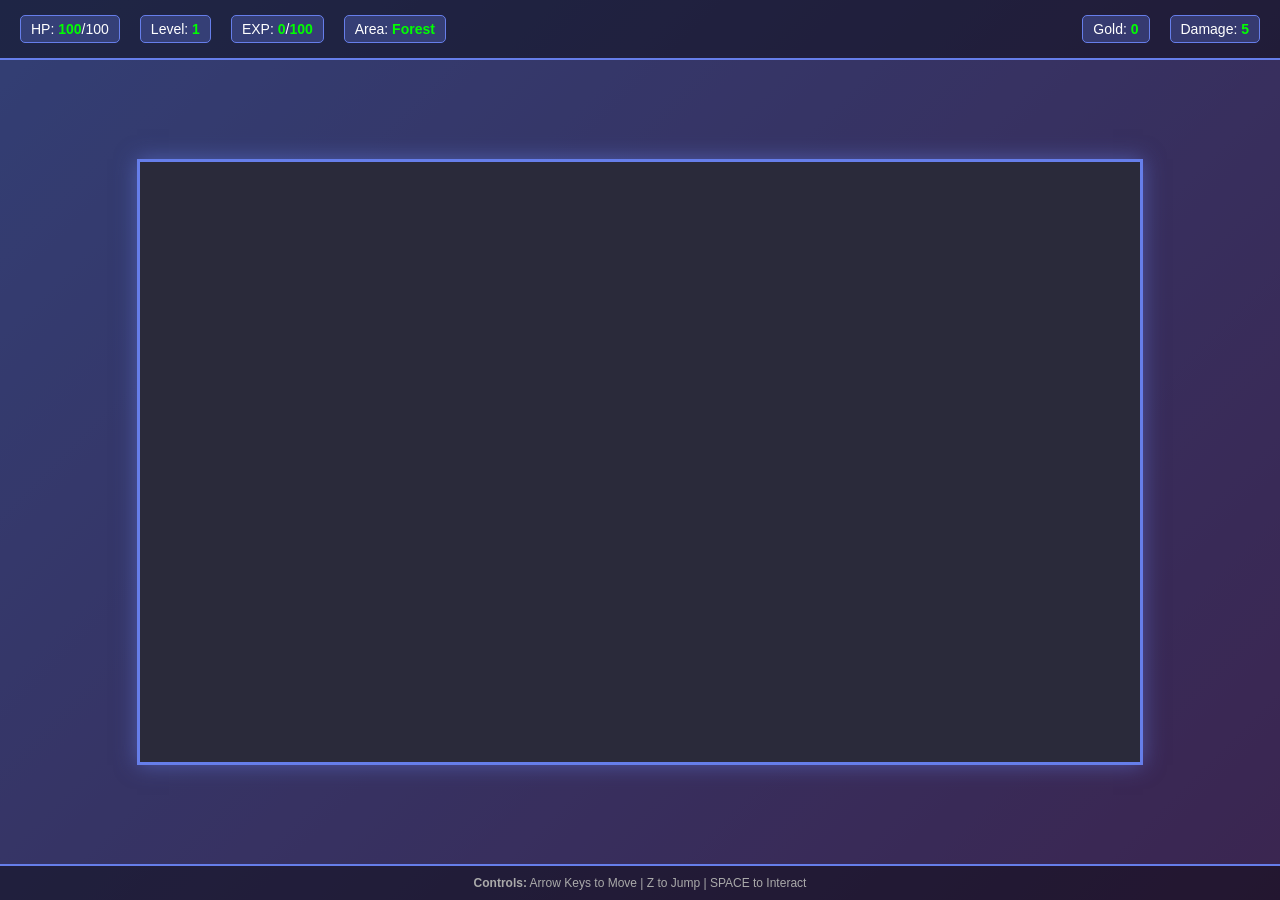
<file: index.html>
<!DOCTYPE html>
<html lang="en">
<head>
    <meta charset="UTF-8">
    <meta name="viewport" content="width=device-width, initial-scale=1.0">
    <title>Simple RPG Game</title>
    <link rel="stylesheet" href="style.css">
</head>
<body>
    <div id="game-container">
        <div id="hud">
            <div id="player-stats">
                <div class="stat">HP: <span id="hp">100</span>/100</div>
                <div class="stat">Level: <span id="level">1</span></div>
                <div class="stat">EXP: <span id="exp">0</span>/<span id="exp-next">100</span></div>
                <div class="stat">Area: <span id="area">Forest</span></div>
            </div>
            <div id="inventory">
                <div class="stat">Gold: <span id="gold">0</span></div>
                <div class="stat">Damage: <span id="damage">5</span></div>
            </div>
        </div>

        <div id="game-world">
            <canvas id="gameCanvas"></canvas>
        </div>

        <div id="dialog-box" class="hidden">
            <div id="dialog-content"></div>
            <div id="dialog-buttons"></div>
        </div>

        <div id="controls">
            <p><strong>Controls:</strong> Arrow Keys to Move | Z to Jump | SPACE to Interact</p>
        </div>
    </div>

    <script src="game.js"></script>
</body>
</html>
</file>
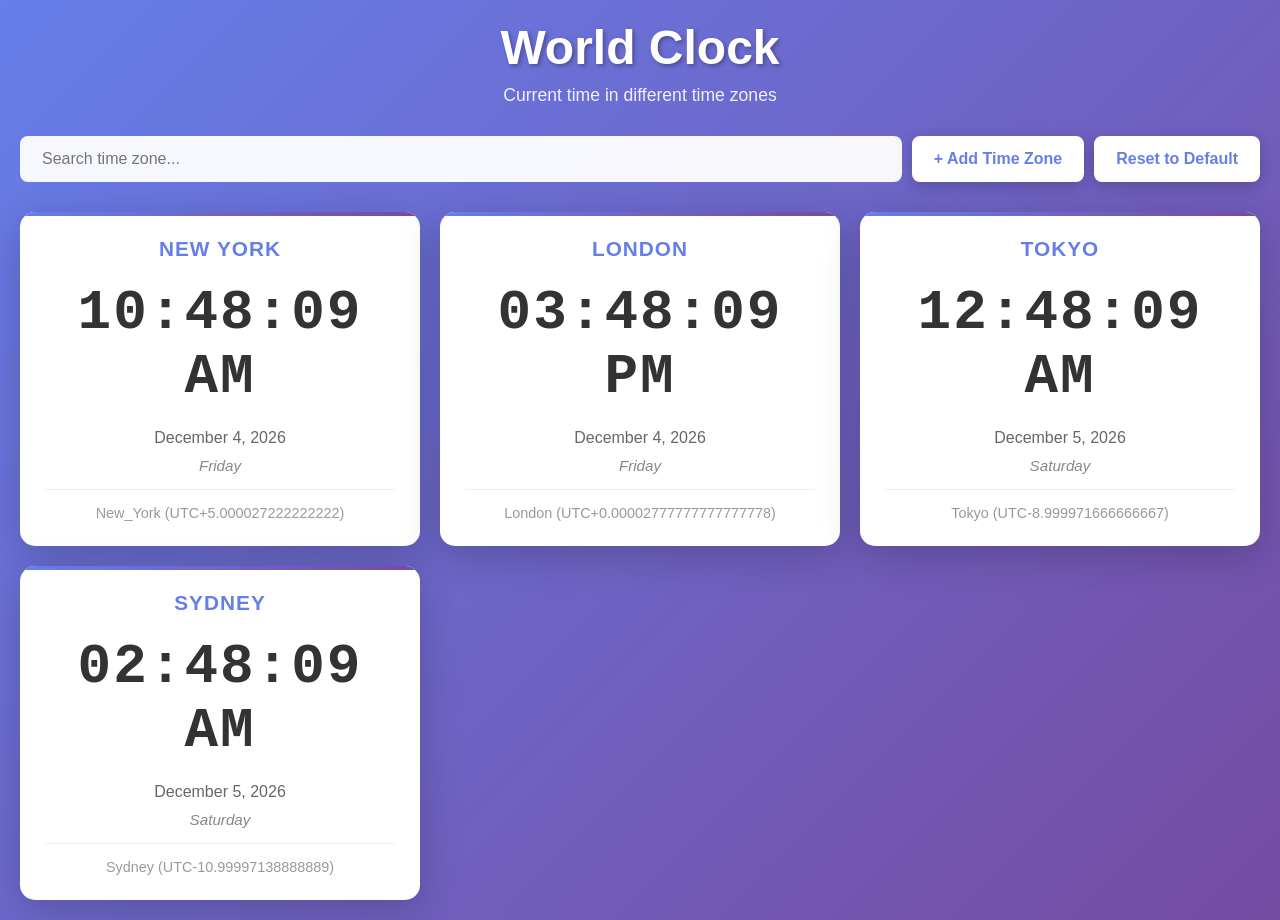
<file: clock.html>
<!DOCTYPE html>
<html lang="en">
<head>
    <meta charset="UTF-8">
    <meta name="viewport" content="width=device-width, initial-scale=1.0">
    <title>Digital Clock - Multiple Time Zones</title>
    <link rel="stylesheet" href="clock-style.css">
</head>
<body>
    <div class="container">
        <h1>World Clock</h1>
        <p class="subtitle">Current time in different time zones</p>
        
        <div class="controls">
            <input type="text" id="searchInput" placeholder="Search time zone...">
            <button id="addTimezoneBtn">+ Add Time Zone</button>
            <button id="resetBtn">Reset to Default</button>
        </div>

        <div id="timezoneModal" class="modal hidden">
            <div class="modal-content">
                <span class="close">&times;</span>
                <h2>Select Time Zone</h2>
                <input type="text" id="timezoneSearch" placeholder="Search time zones...">
                <div id="timezoneList" class="timezone-list"></div>
            </div>
        </div>

        <div class="clocks-container" id="clocksContainer">
            <!-- Clocks will be dynamically added here -->
        </div>
    </div>

    <script src="clock-script.js"></script>
</body>
</html>
</file>
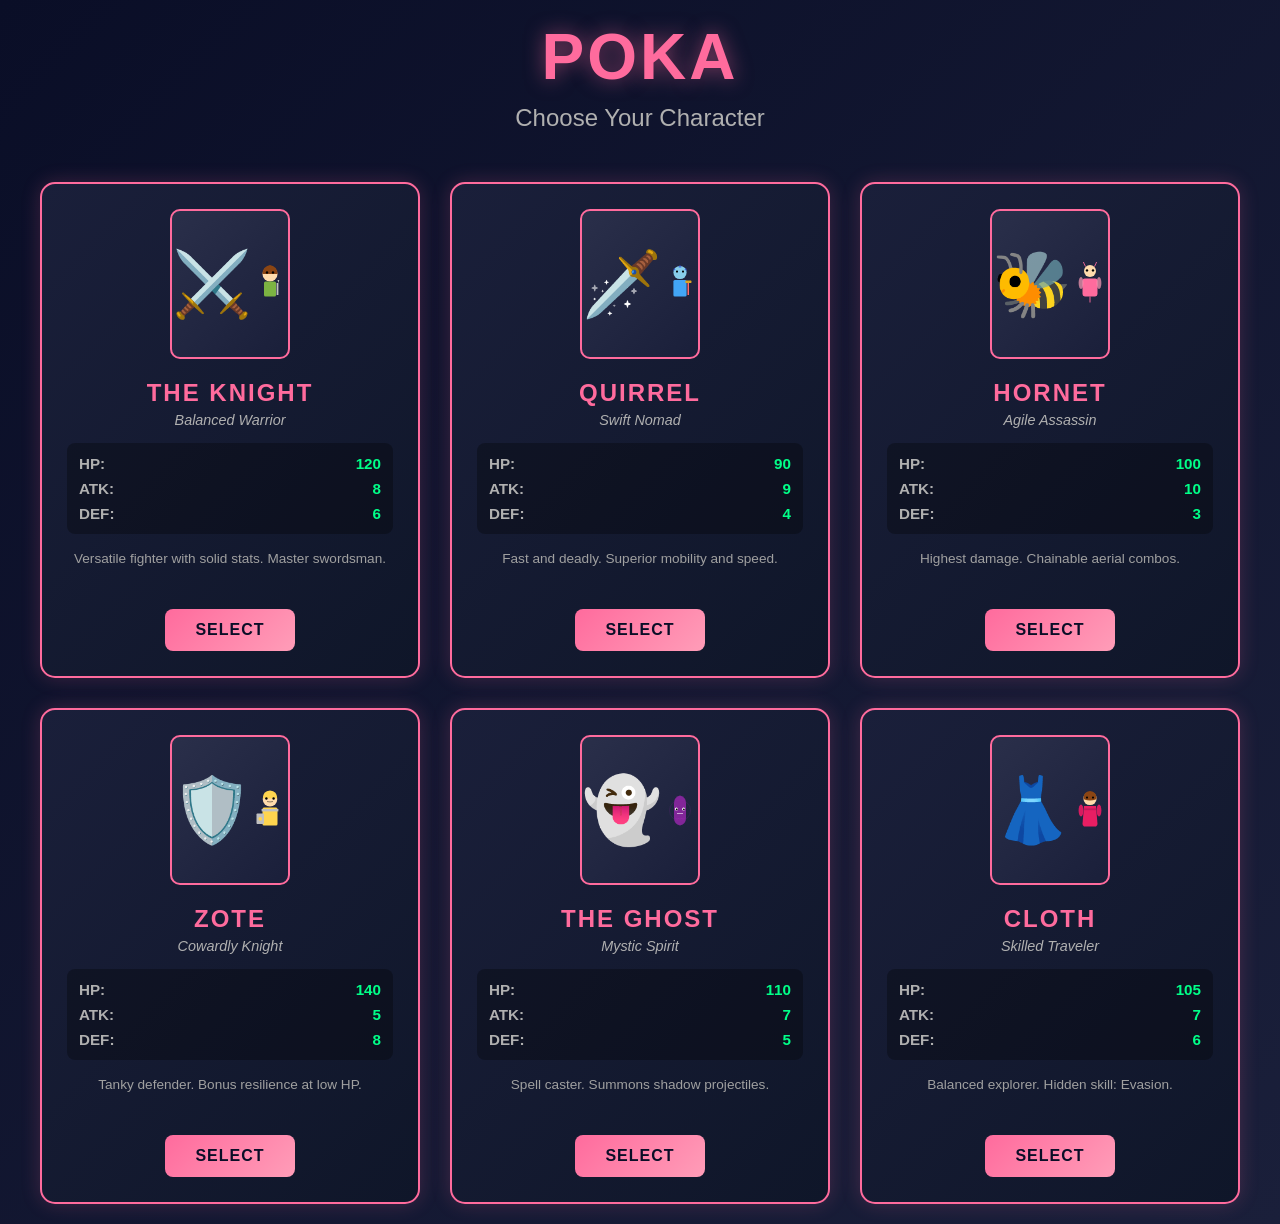
<file: poka.html>
<!DOCTYPE html>
<html lang="en">
<head>
    <meta charset="UTF-8">
    <meta name="viewport" content="width=device-width, initial-scale=1.0">
    <title>POKA - Character Selection</title>
    <link rel="stylesheet" href="poka-style.css">
</head>
<body>
    <div id="character-selection" class="selection-screen">
        <div class="selection-container">
            <h1>POKA</h1>
            <p class="subtitle">Choose Your Character</p>
            
            <div class="characters-grid">
                <!-- Knight -->
                <div class="character-card" data-character="knight">
                    <div class="character-portrait knight-portrait">
                        <svg viewBox="0 0 120 150" xmlns="http://www.w3.org/2000/svg">
                            <!-- Head -->
                            <circle cx="60" cy="40" r="25" fill="#ffdbac"/>
                            <!-- Hair -->
                            <path d="M 35 40 Q 35 15 60 10 Q 85 15 85 40" fill="#8B4513"/>
                            <!-- Eyes -->
                            <circle cx="50" cy="35" r="4" fill="#000"/>
                            <circle cx="70" cy="35" r="4" fill="#000"/>
                            <!-- Body/Armor -->
                            <rect x="40" y="65" width="40" height="50" fill="#7cb342" rx="5"/>
                            <!-- Sword -->
                            <rect x="82" y="70" width="6" height="40" fill="#c0c0c0"/>
                            <polygon points="88,70 85,60 91,60" fill="#c0c0c0"/>
                        </svg>
                    </div>
                    <h3>The Knight</h3>
                    <p class="class">Balanced Warrior</p>
                    <div class="stats">
                        <div class="stat"><span class="label">HP:</span> <span class="value">120</span></div>
                        <div class="stat"><span class="label">ATK:</span> <span class="value">8</span></div>
                        <div class="stat"><span class="label">DEF:</span> <span class="value">6</span></div>
                    </div>
                    <p class="description">Versatile fighter with solid stats. Master swordsman.</p>
                    <button class="select-btn">Select</button>
                </div>

                <!-- Quirrel -->
                <div class="character-card" data-character="quirrel">
                    <div class="character-portrait quirrel-portrait">
                        <svg viewBox="0 0 120 150" xmlns="http://www.w3.org/2000/svg">
                            <!-- Head -->
                            <circle cx="60" cy="35" r="22" fill="#87ceeb"/>
                            <!-- Hair spikes -->
                            <polygon points="60,10 65,18 55,18" fill="#4169e1"/>
                            <polygon points="75,25 80,20 82,30" fill="#4169e1"/>
                            <polygon points="45,25 40,20 38,30" fill="#4169e1"/>
                            <!-- Eyes -->
                            <circle cx="50" cy="32" r="3.5" fill="#000"/>
                            <circle cx="70" cy="32" r="3.5" fill="#000"/>
                            <!-- Body -->
                            <rect x="38" y="60" width="44" height="55" fill="#42a5f5" rx="5"/>
                            <!-- Katana -->
                            <rect x="85" y="65" width="5" height="45" fill="#ff6b6b"/>
                            <rect x="78" y="62" width="20" height="8" fill="#daa520" rx="2"/>
                        </svg>
                    </div>
                    <h3>Quirrel</h3>
                    <p class="class">Swift Nomad</p>
                    <div class="stats">
                        <div class="stat"><span class="label">HP:</span> <span class="value">90</span></div>
                        <div class="stat"><span class="label">ATK:</span> <span class="value">9</span></div>
                        <div class="stat"><span class="label">DEF:</span> <span class="value">4</span></div>
                    </div>
                    <p class="description">Fast and deadly. Superior mobility and speed.</p>
                    <button class="select-btn">Select</button>
                </div>

                <!-- Hornet -->
                <div class="character-card" data-character="hornet">
                    <div class="character-portrait hornet-portrait">
                        <svg viewBox="0 0 120 150" xmlns="http://www.w3.org/2000/svg">
                            <!-- Head -->
                            <circle cx="60" cy="30" r="20" fill="#ffdbac"/>
                            <!-- Horns -->
                            <path d="M 45 15 Q 40 5 38 0" stroke="#ff6b9d" stroke-width="3" fill="none"/>
                            <path d="M 75 15 Q 80 5 82 0" stroke="#ff6b9d" stroke-width="3" fill="none"/>
                            <!-- Eyes -->
                            <circle cx="50" cy="28" r="4" fill="#000"/>
                            <circle cx="70" cy="28" r="4" fill="#000"/>
                            <!-- Body -->
                            <rect x="35" y="55" width="50" height="60" fill="#ff6b9d" rx="8"/>
                            <!-- Wings -->
                            <ellipse cx="30" cy="70" rx="8" ry="20" fill="#ff9db8" opacity="0.7"/>
                            <ellipse cx="90" cy="70" rx="8" ry="20" fill="#ff9db8" opacity="0.7"/>
                            <!-- Stinger -->
                            <line x1="60" y1="115" x2="60" y2="135" stroke="#ff6b9d" stroke-width="3"/>
                        </svg>
                    </div>
                    <h3>Hornet</h3>
                    <p class="class">Agile Assassin</p>
                    <div class="stats">
                        <div class="stat"><span class="label">HP:</span> <span class="value">100</span></div>
                        <div class="stat"><span class="label">ATK:</span> <span class="value">10</span></div>
                        <div class="stat"><span class="label">DEF:</span> <span class="value">3</span></div>
                    </div>
                    <p class="description">Highest damage. Chainable aerial combos.</p>
                    <button class="select-btn">Select</button>
                </div>

                <!-- Zote -->
                <div class="character-card" data-character="zote">
                    <div class="character-portrait zote-portrait">
                        <svg viewBox="0 0 120 150" xmlns="http://www.w3.org/2000/svg">
                            <!-- Head -->
                            <circle cx="60" cy="38" r="24" fill="#ffdbac"/>
                            <!-- Hair -->
                            <path d="M 36 35 Q 36 10 60 8 Q 84 10 84 35" fill="#ffd54f"/>
                            <!-- Eyes -->
                            <circle cx="48" cy="35" r="4" fill="#000"/>
                            <circle cx="72" cy="35" r="4" fill="#000"/>
                            <!-- Mouth (worried) -->
                            <path d="M 50 45 Q 60 48 70 45" stroke="#000" stroke-width="1.5" fill="none"/>
                            <!-- Body/Heavy Armor -->
                            <rect x="35" y="65" width="50" height="60" fill="#ffd54f" rx="5"/>
                            <rect x="32" y="70" width="56" height="8" fill="#c0c0c0"/>
                            <!-- Shield -->
                            <rect x="15" y="85" width="25" height="35" fill="#c0c0c0" rx="3"/>
                            <circle cx="27.5" cy="103" r="6" fill="#ffd54f"/>
                        </svg>
                    </div>
                    <h3>Zote</h3>
                    <p class="class">Cowardly Knight</p>
                    <div class="stats">
                        <div class="stat"><span class="label">HP:</span> <span class="value">140</span></div>
                        <div class="stat"><span class="label">ATK:</span> <span class="value">5</span></div>
                        <div class="stat"><span class="label">DEF:</span> <span class="value">8</span></div>
                    </div>
                    <p class="description">Tanky defender. Bonus resilience at low HP.</p>
                    <button class="select-btn">Select</button>
                </div>

                <!-- Ghost -->
                <div class="character-card" data-character="ghost">
                    <div class="character-portrait ghost-portrait">
                        <svg viewBox="0 0 120 150" xmlns="http://www.w3.org/2000/svg">
                            <!-- Body (Ghost shape) -->
                            <path d="M 40 50 L 40 100 Q 40 120 60 125 Q 80 120 80 100 L 80 50 Q 80 30 60 25 Q 40 30 40 50" fill="#9c27b0" opacity="0.8"/>
                            <!-- Eyes -->
                            <circle cx="48" cy="70" r="5" fill="#fff"/>
                            <circle cx="72" cy="70" r="5" fill="#fff"/>
                            <circle cx="49" cy="71" r="3" fill="#000"/>
                            <circle cx="73" cy="71" r="3" fill="#000"/>
                            <!-- Mouth -->
                            <path d="M 50 85 L 70 85" stroke="#fff" stroke-width="2"/>
                            <!-- Wavy bottom -->
                            <path d="M 45 100 Q 50 110 55 100 Q 60 110 65 100 Q 70 110 75 100" stroke="#9c27b0" stroke-width="2" fill="none"/>
                            <!-- Aura -->
                            <circle cx="60" cy="75" r="35" stroke="#9c27b0" stroke-width="1" fill="none" opacity="0.5"/>
                        </svg>
                    </div>
                    <h3>The Ghost</h3>
                    <p class="class">Mystic Spirit</p>
                    <div class="stats">
                        <div class="stat"><span class="label">HP:</span> <span class="value">110</span></div>
                        <div class="stat"><span class="label">ATK:</span> <span class="value">7</span></div>
                        <div class="stat"><span class="label">DEF:</span> <span class="value">5</span></div>
                    </div>
                    <p class="description">Spell caster. Summons shadow projectiles.</p>
                    <button class="select-btn">Select</button>
                </div>

                <!-- Cloth -->
                <div class="character-card" data-character="cloth">
                    <div class="character-portrait cloth-portrait">
                        <svg viewBox="0 0 120 150" xmlns="http://www.w3.org/2000/svg">
                            <!-- Head -->
                            <circle cx="60" cy="35" r="22" fill="#ffdbac"/>
                            <!-- Hair -->
                            <path d="M 38 35 Q 38 12 60 10 Q 82 12 82 35 Q 82 40 60 42 Q 38 40 38 35" fill="#8B4513"/>
                            <!-- Eyes -->
                            <circle cx="50" cy="32" r="3.5" fill="#000"/>
                            <circle cx="70" cy="32" r="3.5" fill="#000"/>
                            <!-- Dress/Cloak -->
                            <path d="M 40 60 L 35 120 Q 35 125 40 128 L 80 128 Q 85 125 85 120 L 80 60" fill="#e91e63"/>
                            <!-- Sleeves -->
                            <ellipse cx="30" cy="75" rx="8" ry="20" fill="#d81b60"/>
                            <ellipse cx="90" cy="75" rx="8" ry="20" fill="#d81b60"/>
                            <!-- Belt -->
                            <rect x="40" y="68" width="40" height="6" fill="#c2185b"/>
                        </svg>
                    </div>
                    <h3>Cloth</h3>
                    <p class="class">Skilled Traveler</p>
                    <div class="stats">
                        <div class="stat"><span class="label">HP:</span> <span class="value">105</span></div>
                        <div class="stat"><span class="label">ATK:</span> <span class="value">7</span></div>
                        <div class="stat"><span class="label">DEF:</span> <span class="value">6</span></div>
                    </div>
                    <p class="description">Balanced explorer. Hidden skill: Evasion.</p>
                    <button class="select-btn">Select</button>
                </div>
            </div>
        </div>
    </div>

    <div id="game-container" class="hidden">
        <div id="hud">
            <div id="player-stats">
                <div class="stat">HP: <span id="hp">120</span>/<span id="max-hp">120</span></div>
                <div class="stat">Level: <span id="level">1</span></div>
                <div class="stat">EXP: <span id="exp">0</span>/<span id="exp-next">100</span></div>
                <div class="stat">Area: <span id="area">Kingdom's Edge</span></div>
            </div>
            <div id="inventory">
                <div class="stat">Essence: <span id="essence">0</span></div>
                <div class="stat">ATK: <span id="damage">8</span></div>
                <div class="stat">Skill: <span id="skill-name">Dash</span></div>
            </div>
            <div id="progress">
                <div class="stat">Character: <span id="character-name">Knight</span></div>
            </div>
        </div>

        <div id="game-world">
            <canvas id="gameCanvas"></canvas>
        </div>

        <div id="dialog-box" class="hidden">
            <div id="dialog-content"></div>
            <div id="dialog-buttons"></div>
        </div>

        <div id="controls">
            <p><strong>Controls:</strong> Arrow Keys to Move | X to Jump | C to Attack | V for Special Skill</p>
        </div>
    </div>

    <script src="poka-script.js"></script>
</body>
</html>
</file>
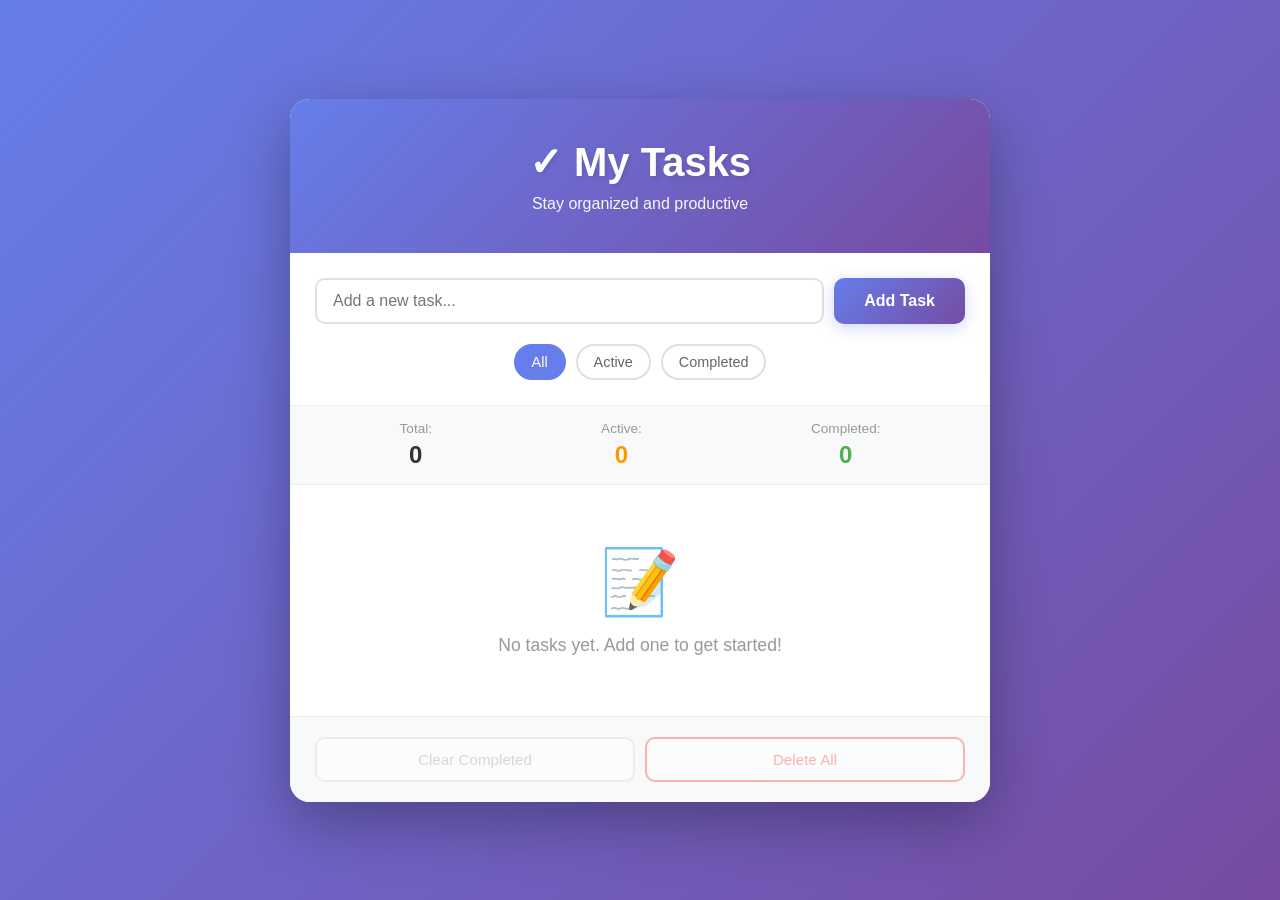
<file: todo.html>
<!DOCTYPE html>
<html lang="en">
<head>
    <meta charset="UTF-8">
    <meta name="viewport" content="width=device-width, initial-scale=1.0">
    <title>To-Do List Application</title>
    <link rel="stylesheet" href="todo-style.css">
</head>
<body>
    <div class="container">
        <div class="todo-app">
            <div class="header">
                <h1>✓ My Tasks</h1>
                <p class="subtitle">Stay organized and productive</p>
            </div>

            <div class="input-section">
                <div class="input-group">
                    <input 
                        type="text" 
                        id="taskInput" 
                        class="task-input" 
                        placeholder="Add a new task..."
                        autocomplete="off"
                    >
                    <button id="addBtn" class="add-btn">Add Task</button>
                </div>
                <div class="filters">
                    <button class="filter-btn active" data-filter="all">All</button>
                    <button class="filter-btn" data-filter="active">Active</button>
                    <button class="filter-btn" data-filter="completed">Completed</button>
                </div>
            </div>

            <div class="stats">
                <span class="stat-item">
                    <span class="stat-label">Total:</span>
                    <span class="stat-value" id="totalCount">0</span>
                </span>
                <span class="stat-item">
                    <span class="stat-label">Active:</span>
                    <span class="stat-value active-count" id="activeCount">0</span>
                </span>
                <span class="stat-item">
                    <span class="stat-label">Completed:</span>
                    <span class="stat-value completed-count" id="completedCount">0</span>
                </span>
            </div>

            <div class="tasks-container" id="tasksContainer">
                <!-- Tasks will be dynamically added here -->
            </div>

            <div class="empty-state" id="emptyState">
                <p class="empty-icon">📝</p>
                <p class="empty-text">No tasks yet. Add one to get started!</p>
            </div>

            <div class="actions">
                <button id="clearCompletedBtn" class="clear-btn">Clear Completed</button>
                <button id="clearAllBtn" class="clear-all-btn">Delete All</button>
            </div>
        </div>
    </div>

    <script src="todo-script.js"></script>
</body>
</html>
</file>
<file: style.css>
* {
    margin: 0;
    padding: 0;
    box-sizing: border-box;
}

body {
    font-family: 'Arial', sans-serif;
    background-color: #1a1a1a;
    color: #fff;
    overflow: hidden;
}

#game-container {
    display: flex;
    flex-direction: column;
    width: 100vw;
    height: 100vh;
    background: linear-gradient(135deg, #667eea 0%, #764ba2 100%);
}

#hud {
    display: flex;
    justify-content: space-between;
    padding: 15px 20px;
    background-color: rgba(0, 0, 0, 0.7);
    border-bottom: 2px solid #667eea;
    font-size: 14px;
}

#player-stats,
#inventory {
    display: flex;
    gap: 20px;
}

.stat {
    padding: 5px 10px;
    background-color: rgba(102, 126, 234, 0.3);
    border-radius: 5px;
    border: 1px solid #667eea;
}

.stat span {
    color: #00ff00;
    font-weight: bold;
}

#game-world {
    flex: 1;
    display: flex;
    justify-content: center;
    align-items: center;
    background-color: rgba(0, 0, 0, 0.5);
    position: relative;
}

canvas {
    border: 3px solid #667eea;
    background-color: #2a2a3a;
    box-shadow: 0 0 20px rgba(102, 126, 234, 0.5);
}

#dialog-box {
    position: absolute;
    bottom: 20px;
    left: 50%;
    transform: translateX(-50%);
    background-color: rgba(0, 0, 0, 0.95);
    border: 2px solid #667eea;
    border-radius: 10px;
    padding: 20px;
    max-width: 500px;
    z-index: 1000;
    box-shadow: 0 0 20px rgba(102, 126, 234, 0.7);
}

#dialog-box.hidden {
    display: none;
}

#dialog-content {
    margin-bottom: 15px;
    line-height: 1.5;
    font-size: 14px;
}

#dialog-buttons {
    display: flex;
    gap: 10px;
    justify-content: center;
}

.dialog-btn {
    padding: 8px 15px;
    background-color: #667eea;
    border: 1px solid #fff;
    color: #fff;
    border-radius: 5px;
    cursor: pointer;
    font-size: 12px;
    transition: all 0.3s;
}

.dialog-btn:hover {
    background-color: #764ba2;
    transform: scale(1.05);
}

#controls {
    padding: 10px 20px;
    background-color: rgba(0, 0, 0, 0.7);
    border-top: 2px solid #667eea;
    text-align: center;
    font-size: 12px;
}

#controls p {
    color: #aaa;
}

/* Scrollbar styling */
::-webkit-scrollbar {
    width: 10px;
}

::-webkit-scrollbar-track {
    background: #1a1a1a;
}

::-webkit-scrollbar-thumb {
    background: #667eea;
    border-radius: 5px;
}

::-webkit-scrollbar-thumb:hover {
    background: #764ba2;
}
</file>
<file: clock-style.css>
* {
    margin: 0;
    padding: 0;
    box-sizing: border-box;
}

body {
    font-family: 'Segoe UI', Tahoma, Geneva, Verdana, sans-serif;
    background: linear-gradient(135deg, #667eea 0%, #764ba2 100%);
    min-height: 100vh;
    padding: 20px;
    display: flex;
    align-items: center;
    justify-content: center;
}

.container {
    max-width: 1400px;
    width: 100%;
}

h1 {
    text-align: center;
    color: white;
    font-size: 3em;
    margin-bottom: 10px;
    text-shadow: 2px 2px 4px rgba(0, 0, 0, 0.3);
}

.subtitle {
    text-align: center;
    color: rgba(255, 255, 255, 0.9);
    font-size: 1.1em;
    margin-bottom: 30px;
}

.controls {
    display: flex;
    gap: 10px;
    margin-bottom: 30px;
    flex-wrap: wrap;
    justify-content: center;
}

.controls input,
.controls button {
    padding: 12px 20px;
    border: none;
    border-radius: 8px;
    font-size: 1em;
    cursor: pointer;
    transition: all 0.3s ease;
}

.controls input {
    flex: 1;
    min-width: 200px;
    background-color: rgba(255, 255, 255, 0.95);
    color: #333;
    border: 2px solid transparent;
}

.controls input:focus {
    outline: none;
    border-color: #667eea;
    box-shadow: 0 0 10px rgba(102, 126, 234, 0.5);
}

.controls button {
    background-color: white;
    color: #667eea;
    font-weight: bold;
    border: 2px solid white;
    box-shadow: 0 4px 15px rgba(0, 0, 0, 0.2);
}

.controls button:hover {
    background-color: #667eea;
    color: white;
    transform: translateY(-2px);
    box-shadow: 0 6px 20px rgba(0, 0, 0, 0.3);
}

#addTimezoneBtn {
    min-width: 150px;
}

#resetBtn {
    min-width: 130px;
}

.clocks-container {
    display: grid;
    grid-template-columns: repeat(auto-fit, minmax(300px, 1fr));
    gap: 20px;
    margin-top: 30px;
}

.clock-card {
    background: white;
    border-radius: 15px;
    padding: 25px;
    box-shadow: 0 10px 40px rgba(0, 0, 0, 0.2);
    text-align: center;
    transition: all 0.3s ease;
    position: relative;
    overflow: hidden;
}

.clock-card:hover {
    transform: translateY(-5px);
    box-shadow: 0 15px 50px rgba(0, 0, 0, 0.3);
}

.clock-card::before {
    content: '';
    position: absolute;
    top: 0;
    left: 0;
    right: 0;
    height: 4px;
    background: linear-gradient(90deg, #667eea, #764ba2);
}

.timezone-name {
    font-size: 1.3em;
    color: #667eea;
    font-weight: bold;
    margin-bottom: 15px;
    text-transform: uppercase;
    letter-spacing: 1px;
}

.time-display {
    font-size: 3.5em;
    font-weight: bold;
    color: #333;
    font-family: 'Courier New', monospace;
    margin: 20px 0;
    letter-spacing: 2px;
}

.date-display {
    font-size: 1em;
    color: #666;
    margin-bottom: 10px;
}

.day-display {
    font-size: 0.95em;
    color: #888;
    font-style: italic;
    margin-bottom: 15px;
}

.offset-info {
    font-size: 0.9em;
    color: #999;
    padding-top: 15px;
    border-top: 1px solid #eee;
    margin-top: 15px;
}

.remove-btn {
    position: absolute;
    top: 10px;
    right: 10px;
    background-color: #ff6b6b;
    color: white;
    border: none;
    border-radius: 50%;
    width: 35px;
    height: 35px;
    cursor: pointer;
    font-size: 1.2em;
    display: flex;
    align-items: center;
    justify-content: center;
    transition: all 0.3s ease;
    opacity: 0;
}

.clock-card:hover .remove-btn {
    opacity: 1;
}

.remove-btn:hover {
    background-color: #ff5252;
    transform: scale(1.1);
}

/* Modal Styles */
.modal {
    position: fixed;
    z-index: 1000;
    left: 0;
    top: 0;
    width: 100%;
    height: 100%;
    background-color: rgba(0, 0, 0, 0.5);
    display: flex;
    align-items: center;
    justify-content: center;
    animation: fadeIn 0.3s ease;
}

.modal.hidden {
    display: none;
}

@keyframes fadeIn {
    from {
        opacity: 0;
    }
    to {
        opacity: 1;
    }
}

.modal-content {
    background-color: white;
    border-radius: 15px;
    padding: 30px;
    max-width: 500px;
    width: 90%;
    max-height: 80vh;
    overflow-y: auto;
    box-shadow: 0 10px 50px rgba(0, 0, 0, 0.3);
    animation: slideUp 0.3s ease;
}

@keyframes slideUp {
    from {
        transform: translateY(50px);
        opacity: 0;
    }
    to {
        transform: translateY(0);
        opacity: 1;
    }
}

.close {
    color: #aaa;
    float: right;
    font-size: 28px;
    font-weight: bold;
    cursor: pointer;
    transition: color 0.3s ease;
}

.close:hover,
.close:focus {
    color: #000;
}

.modal-content h2 {
    color: #667eea;
    margin-bottom: 20px;
    text-align: center;
}

#timezoneSearch {
    width: 100%;
    padding: 12px;
    margin-bottom: 20px;
    border: 2px solid #ddd;
    border-radius: 8px;
    font-size: 1em;
    transition: border-color 0.3s ease;
}

#timezoneSearch:focus {
    outline: none;
    border-color: #667eea;
    box-shadow: 0 0 10px rgba(102, 126, 234, 0.3);
}

.timezone-list {
    max-height: 400px;
    overflow-y: auto;
}

.timezone-item {
    padding: 12px;
    margin: 5px 0;
    background-color: #f5f5f5;
    border-radius: 8px;
    cursor: pointer;
    transition: all 0.3s ease;
    border-left: 4px solid transparent;
}

.timezone-item:hover {
    background-color: #667eea;
    color: white;
    border-left-color: #764ba2;
    transform: translateX(5px);
}

/* Scrollbar Styling */
::-webkit-scrollbar {
    width: 8px;
}

::-webkit-scrollbar-track {
    background: #f1f1f1;
}

::-webkit-scrollbar-thumb {
    background: #667eea;
    border-radius: 4px;
}

::-webkit-scrollbar-thumb:hover {
    background: #764ba2;
}

/* Responsive Design */
@media (max-width: 768px) {
    h1 {
        font-size: 2em;
    }

    .clocks-container {
        grid-template-columns: 1fr;
    }

    .time-display {
        font-size: 2.5em;
    }

    .controls {
        flex-direction: column;
    }

    .controls input,
    .controls button {
        width: 100%;
    }
}
</file>
<file: poka-style.css>
* {
    margin: 0;
    padding: 0;
    box-sizing: border-box;
}

:root {
    --primary: #0a0e27;
    --secondary: #1a1f3a;
    --accent: #ff6b9d;
    --light: #e0e0e0;
    --dark: #000;
}

body {
    font-family: 'Arial', sans-serif;
    background: linear-gradient(135deg, #0a0e27 0%, #1a1f3a 100%);
    color: #e0e0e0;
    overflow: hidden;
    min-height: 100vh;
}

/* Character Selection Screen */
.selection-screen {
    display: flex;
    align-items: center;
    justify-content: center;
    min-height: 100vh;
    padding: 20px;
    background: linear-gradient(135deg, #0a0e27 0%, #1a1f3a 100%);
}

.selection-container {
    width: 100%;
    max-width: 1400px;
}

.selection-container h1 {
    font-size: 4em;
    text-align: center;
    color: #ff6b9d;
    text-shadow: 0 0 20px rgba(255, 107, 157, 0.5);
    margin-bottom: 10px;
    font-weight: bold;
    letter-spacing: 3px;
}

.subtitle {
    text-align: center;
    font-size: 1.5em;
    color: #b0b0b0;
    margin-bottom: 50px;
}

.characters-grid {
    display: grid;
    grid-template-columns: repeat(auto-fit, minmax(280px, 1fr));
    gap: 30px;
    padding: 0 20px;
}

.character-card {
    background: linear-gradient(135deg, #1a1f3a 0%, #0f1629 100%);
    border: 2px solid #ff6b9d;
    border-radius: 15px;
    padding: 25px;
    text-align: center;
    cursor: pointer;
    transition: all 0.3s ease;
    box-shadow: 0 0 20px rgba(255, 107, 157, 0.2);
    position: relative;
    overflow: hidden;
}

.character-card:hover {
    transform: translateY(-10px);
    box-shadow: 0 10px 40px rgba(255, 107, 157, 0.5);
    border-color: #ff9db8;
}

.character-card::before {
    content: '';
    position: absolute;
    top: 0;
    left: -100%;
    width: 100%;
    height: 100%;
    background: linear-gradient(90deg, transparent, rgba(255, 107, 157, 0.1), transparent);
    transition: left 0.5s ease;
}

.character-card:hover::before {
    left: 100%;
}

.character-portrait {
    width: 120px;
    height: 150px;
    margin: 0 auto 20px;
    border-radius: 10px;
    border: 2px solid #ff6b9d;
    background: linear-gradient(135deg, #2a2f4a 0%, #1a1f3a 100%);
    display: flex;
    align-items: center;
    justify-content: center;
    font-size: 4em;
    position: relative;
    overflow: hidden;
}

/* Character Portraits */
.knight-portrait::before {
    content: '⚔️';
}

.quirrel-portrait::before {
    content: '🗡️';
}

.hornet-portrait::before {
    content: '🐝';
}

.zote-portrait::before {
    content: '🛡️';
}

.ghost-portrait::before {
    content: '👻';
}

.cloth-portrait::before {
    content: '👗';
}

.character-card h3 {
    font-size: 1.5em;
    color: #ff6b9d;
    margin-bottom: 5px;
    text-transform: uppercase;
    letter-spacing: 2px;
}

.character-card .class {
    color: #b0b0b0;
    font-size: 0.9em;
    margin-bottom: 15px;
    font-style: italic;
}

.stats {
    display: flex;
    flex-direction: column;
    gap: 8px;
    margin: 15px 0;
    background: rgba(0, 0, 0, 0.3);
    padding: 12px;
    border-radius: 8px;
}

.stat {
    display: flex;
    justify-content: space-between;
    font-size: 0.95em;
    color: #e0e0e0;
}

.stat .label {
    color: #ff6b9d;
    font-weight: bold;
}

.stat .value {
    color: #00ff88;
}

.character-card .description {
    font-size: 0.85em;
    color: #a0a0a0;
    margin: 15px 0;
    line-height: 1.4;
    min-height: 30px;
}

.select-btn {
    background: linear-gradient(135deg, #ff6b9d 0%, #ff9db8 100%);
    color: #0a0e27;
    border: none;
    padding: 12px 30px;
    border-radius: 8px;
    font-size: 1em;
    font-weight: bold;
    cursor: pointer;
    transition: all 0.3s ease;
    text-transform: uppercase;
    letter-spacing: 1px;
    margin-top: 15px;
}

.select-btn:hover {
    transform: scale(1.05);
    box-shadow: 0 0 20px rgba(255, 107, 157, 0.6);
}

.select-btn:active {
    transform: scale(0.95);
}

/* Game Container */
#game-container {
    display: flex;
    flex-direction: column;
    height: 100vh;
    background: linear-gradient(135deg, #0a0e27 0%, #1a1f3a 100%);
}

#game-container.hidden {
    display: none;
}

#character-selection.hidden {
    display: none;
}

/* HUD Styling */
#hud {
    background: rgba(10, 14, 39, 0.95);
    border-bottom: 2px solid #ff6b9d;
    padding: 15px 20px;
    display: grid;
    grid-template-columns: 1fr 1fr 1fr;
    gap: 20px;
    color: #e0e0e0;
    font-size: 0.95em;
    box-shadow: 0 0 20px rgba(255, 107, 157, 0.2);
}

#player-stats,
#inventory,
#progress {
    display: flex;
    flex-direction: column;
    gap: 5px;
}

#player-stats {
    text-align: left;
}

#inventory {
    text-align: center;
}

#progress {
    text-align: right;
}

.stat {
    display: flex;
    justify-content: space-between;
    align-items: center;
    font-size: 0.95em;
}

.stat span:first-child {
    color: #b0b0b0;
}

.stat span {
    color: #00ff88;
    font-weight: bold;
}

/* Game World */
#game-world {
    flex: 1;
    position: relative;
    overflow: hidden;
}

#gameCanvas {
    display: block;
    width: 100%;
    height: 100%;
    background: linear-gradient(135deg, #0a0e27 0%, #1a1f3a 100%);
    image-rendering: pixelated;
    image-rendering: -moz-crisp-edges;
    image-rendering: crisp-edges;
}

/* Dialog Box */
#dialog-box {
    position: absolute;
    top: 50%;
    left: 50%;
    transform: translate(-50%, -50%);
    background: rgba(10, 14, 39, 0.98);
    border: 3px solid #ff6b9d;
    border-radius: 15px;
    padding: 30px;
    max-width: 500px;
    width: 90%;
    z-index: 1000;
    box-shadow: 0 0 40px rgba(255, 107, 157, 0.5);
}

#dialog-box.hidden {
    display: none;
}

#dialog-content {
    color: #e0e0e0;
    font-size: 1.1em;
    line-height: 1.6;
    margin-bottom: 20px;
    text-align: center;
}

#dialog-content strong {
    color: #ff6b9d;
    font-size: 1.3em;
    display: block;
    margin-bottom: 10px;
    text-transform: uppercase;
}

#dialog-buttons {
    display: flex;
    gap: 10px;
    justify-content: center;
}

.dialog-btn {
    background: linear-gradient(135deg, #ff6b9d 0%, #ff9db8 100%);
    color: #0a0e27;
    border: none;
    padding: 12px 30px;
    border-radius: 8px;
    font-size: 1em;
    font-weight: bold;
    cursor: pointer;
    transition: all 0.3s ease;
    text-transform: uppercase;
}

.dialog-btn:hover {
    transform: scale(1.05);
    box-shadow: 0 0 20px rgba(255, 107, 157, 0.6);
}

/* Controls */
#controls {
    background: rgba(10, 14, 39, 0.95);
    border-top: 2px solid #ff6b9d;
    padding: 12px 20px;
    text-align: center;
    color: #b0b0b0;
    font-size: 0.85em;
    box-shadow: 0 0 10px rgba(255, 107, 157, 0.1);
}

#controls p {
    margin: 3px 0;
}

#controls strong {
    color: #ff6b9d;
}

/* Responsive Design */
@media (max-width: 1024px) {
    .characters-grid {
        grid-template-columns: repeat(auto-fit, minmax(240px, 1fr));
        gap: 20px;
    }

    #hud {
        grid-template-columns: 1fr;
        gap: 10px;
    }

    #player-stats,
    #inventory,
    #progress {
        text-align: center;
    }
}

@media (max-width: 768px) {
    .selection-container h1 {
        font-size: 2.5em;
    }

    .characters-grid {
        grid-template-columns: repeat(auto-fit, minmax(200px, 1fr));
        gap: 15px;
    }

    .character-card {
        padding: 15px;
    }

    #controls {
        font-size: 0.75em;
    }

    #controls p {
        margin: 2px 0;
    }
}

@media (max-width: 480px) {
    .selection-container h1 {
        font-size: 2em;
    }

    .characters-grid {
        grid-template-columns: 1fr;
    }

    .character-portrait {
        width: 100px;
        height: 120px;
        font-size: 3em;
    }

    #hud {
        padding: 10px;
        font-size: 0.8em;
        gap: 5px;
    }

    .stat {
        font-size: 0.8em;
    }
}

/* Animations */
@keyframes pulse {
    0%, 100% {
        opacity: 1;
    }
    50% {
        opacity: 0.7;
    }
}

@keyframes glow {
    0%, 100% {
        text-shadow: 0 0 10px rgba(255, 107, 157, 0.5);
    }
    50% {
        text-shadow: 0 0 20px rgba(255, 107, 157, 0.8);
    }
}

.selection-container h1 {
    animation: glow 2s ease-in-out infinite;
}
</file>
<file: todo-style.css>
* {
    margin: 0;
    padding: 0;
    box-sizing: border-box;
}

body {
    font-family: 'Segoe UI', Tahoma, Geneva, Verdana, sans-serif;
    background: linear-gradient(135deg, #667eea 0%, #764ba2 100%);
    min-height: 100vh;
    padding: 20px;
    display: flex;
    align-items: center;
    justify-content: center;
}

.container {
    width: 100%;
    max-width: 700px;
}

.todo-app {
    background: white;
    border-radius: 20px;
    box-shadow: 0 20px 60px rgba(0, 0, 0, 0.3);
    overflow: hidden;
}

.header {
    background: linear-gradient(135deg, #667eea 0%, #764ba2 100%);
    color: white;
    padding: 40px 20px;
    text-align: center;
}

.header h1 {
    font-size: 2.5em;
    margin-bottom: 10px;
    text-shadow: 2px 2px 4px rgba(0, 0, 0, 0.1);
}

.subtitle {
    font-size: 1em;
    opacity: 0.95;
    font-weight: 300;
}

.input-section {
    padding: 25px;
    border-bottom: 1px solid #eee;
}

.input-group {
    display: flex;
    gap: 10px;
    margin-bottom: 20px;
}

.task-input {
    flex: 1;
    padding: 12px 16px;
    border: 2px solid #e0e0e0;
    border-radius: 10px;
    font-size: 1em;
    transition: all 0.3s ease;
}

.task-input:focus {
    outline: none;
    border-color: #667eea;
    box-shadow: 0 0 10px rgba(102, 126, 234, 0.2);
}

.add-btn {
    padding: 12px 30px;
    background: linear-gradient(135deg, #667eea 0%, #764ba2 100%);
    color: white;
    border: none;
    border-radius: 10px;
    font-size: 1em;
    font-weight: bold;
    cursor: pointer;
    transition: all 0.3s ease;
    box-shadow: 0 4px 15px rgba(102, 126, 234, 0.3);
}

.add-btn:hover {
    transform: translateY(-2px);
    box-shadow: 0 6px 20px rgba(102, 126, 234, 0.4);
}

.add-btn:active {
    transform: translateY(0);
}

.filters {
    display: flex;
    gap: 10px;
    justify-content: center;
}

.filter-btn {
    padding: 8px 16px;
    border: 2px solid #e0e0e0;
    background: white;
    color: #666;
    border-radius: 20px;
    cursor: pointer;
    font-size: 0.9em;
    font-weight: 500;
    transition: all 0.3s ease;
}

.filter-btn:hover {
    border-color: #667eea;
    color: #667eea;
}

.filter-btn.active {
    background: #667eea;
    border-color: #667eea;
    color: white;
}

.stats {
    display: flex;
    justify-content: space-around;
    padding: 15px 25px;
    background: #f8f9fa;
    border-bottom: 1px solid #eee;
}

.stat-item {
    display: flex;
    flex-direction: column;
    align-items: center;
    gap: 5px;
}

.stat-label {
    font-size: 0.85em;
    color: #999;
    font-weight: 500;
}

.stat-value {
    font-size: 1.5em;
    font-weight: bold;
    color: #333;
}

.stat-value.active-count {
    color: #ff9800;
}

.stat-value.completed-count {
    color: #4caf50;
}

.tasks-container {
    max-height: 500px;
    overflow-y: auto;
    padding: 0;
}

.tasks-container::-webkit-scrollbar {
    width: 8px;
}

.tasks-container::-webkit-scrollbar-track {
    background: #f1f1f1;
}

.tasks-container::-webkit-scrollbar-thumb {
    background: #667eea;
    border-radius: 4px;
}

.tasks-container::-webkit-scrollbar-thumb:hover {
    background: #764ba2;
}

.task-item {
    display: flex;
    align-items: center;
    padding: 15px 25px;
    border-bottom: 1px solid #f0f0f0;
    transition: all 0.3s ease;
}

.task-item:hover {
    background-color: #f8f9fa;
}

.task-item.completed {
    opacity: 0.7;
}

.task-item.completed .task-text {
    text-decoration: line-through;
    color: #999;
}

.checkbox {
    width: 24px;
    height: 24px;
    min-width: 24px;
    margin-right: 15px;
    cursor: pointer;
    appearance: none;
    border: 2px solid #e0e0e0;
    border-radius: 6px;
    background: white;
    transition: all 0.3s ease;
    position: relative;
}

.checkbox:hover {
    border-color: #667eea;
}

.checkbox:checked {
    background: linear-gradient(135deg, #667eea 0%, #764ba2 100%);
    border-color: #667eea;
}

.checkbox:checked::after {
    content: '✓';
    position: absolute;
    color: white;
    font-size: 14px;
    top: 50%;
    left: 50%;
    transform: translate(-50%, -50%);
}

.task-text {
    flex: 1;
    font-size: 1em;
    color: #333;
    word-break: break-word;
}

.task-date {
    font-size: 0.8em;
    color: #999;
    margin-right: 15px;
}

.delete-btn {
    background: #ff6b6b;
    color: white;
    border: none;
    border-radius: 6px;
    width: 32px;
    height: 32px;
    cursor: pointer;
    font-size: 1.1em;
    display: flex;
    align-items: center;
    justify-content: center;
    transition: all 0.3s ease;
    opacity: 0;
}

.task-item:hover .delete-btn {
    opacity: 1;
}

.delete-btn:hover {
    background: #ff5252;
    transform: scale(1.1);
}

.empty-state {
    display: none;
    text-align: center;
    padding: 60px 20px;
}

.empty-state.show {
    display: block;
}

.empty-icon {
    font-size: 4em;
    margin-bottom: 15px;
}

.empty-text {
    color: #999;
    font-size: 1.1em;
}

.actions {
    display: flex;
    gap: 10px;
    padding: 20px 25px;
    border-top: 1px solid #eee;
    background: #f8f9fa;
}

.clear-btn,
.clear-all-btn {
    flex: 1;
    padding: 12px;
    border: 2px solid #e0e0e0;
    background: white;
    border-radius: 10px;
    cursor: pointer;
    font-size: 0.95em;
    font-weight: 500;
    transition: all 0.3s ease;
}

.clear-btn:hover {
    border-color: #ff9800;
    color: #ff9800;
    background: rgba(255, 152, 0, 0.05);
}

.clear-all-btn {
    border-color: #ff6b6b;
    color: #ff6b6b;
}

.clear-all-btn:hover {
    background: rgba(255, 107, 107, 0.05);
    border-color: #ff5252;
    color: #ff5252;
}

.clear-btn:disabled,
.clear-all-btn:disabled {
    opacity: 0.5;
    cursor: not-allowed;
}

/* Animation for new tasks */
@keyframes slideIn {
    from {
        opacity: 0;
        transform: translateY(-10px);
    }
    to {
        opacity: 1;
        transform: translateY(0);
    }
}

.task-item.new {
    animation: slideIn 0.3s ease;
}

/* Responsive Design */
@media (max-width: 600px) {
    .header h1 {
        font-size: 2em;
    }

    .input-group {
        flex-direction: column;
    }

    .add-btn {
        width: 100%;
    }

    .task-item {
        padding: 12px 15px;
    }

    .task-date {
        display: none;
    }

    .stats {
        flex-direction: column;
        gap: 10px;
    }

    .actions {
        flex-direction: column;
    }

    .filter-btn {
        font-size: 0.8em;
        padding: 6px 12px;
    }
}
</file>
